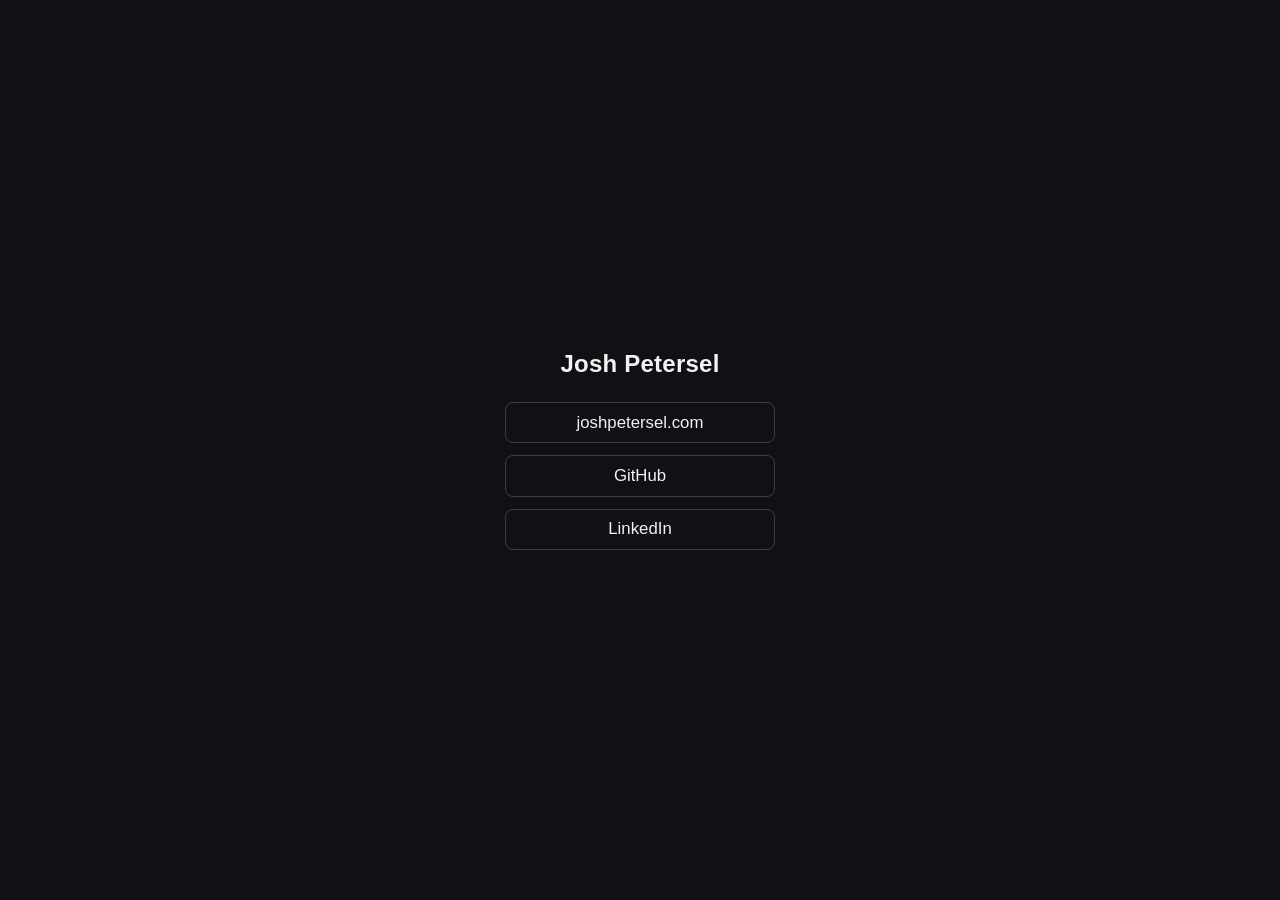
<file: index.html>
<!DOCTYPE html>
<html lang="en">
<head>
<meta charset="utf-8">
<meta name="viewport" content="width=device-width, initial-scale=1">
<title>Josh Petersel</title>
<style>
  :root { color-scheme: light dark; }
  html, body {
    margin: 0; height: 100%;
    display: flex; align-items: center; justify-content: center;
    background: #0f1115; color: #f2f2f2;
    font-family: -apple-system, BlinkMacSystemFont, "Segoe UI", Roboto, Helvetica, Arial, sans-serif;
  }
  main { text-align: center; padding: 2rem; }
  h1 { font-size: 1.5rem; font-weight: 600; margin: 0 0 1.5rem; letter-spacing: 0.01em; }
  nav { display: flex; flex-direction: column; gap: 0.75rem; align-items: center; }
  a {
    color: #f2f2f2; text-decoration: none; font-size: 1.05rem;
    border: 1px solid #3a3d45; border-radius: 8px;
    padding: 0.6rem 1.5rem; min-width: 220px;
    transition: border-color 0.15s ease, background 0.15s ease;
  }
  a:hover { border-color: #6c6f7a; background: #1a1d24; }
</style>
</head>
<body>
<main>
  <h1>Josh Petersel</h1>
  <nav>
    <a href="https://joshpetersel.com">joshpetersel.com</a>
    <a href="https://github.com/peterselj">GitHub</a>
    <a href="https://www.linkedin.com/in/joshpetersel/">LinkedIn</a>
  </nav>
</main>
</body>
</html>
</file>
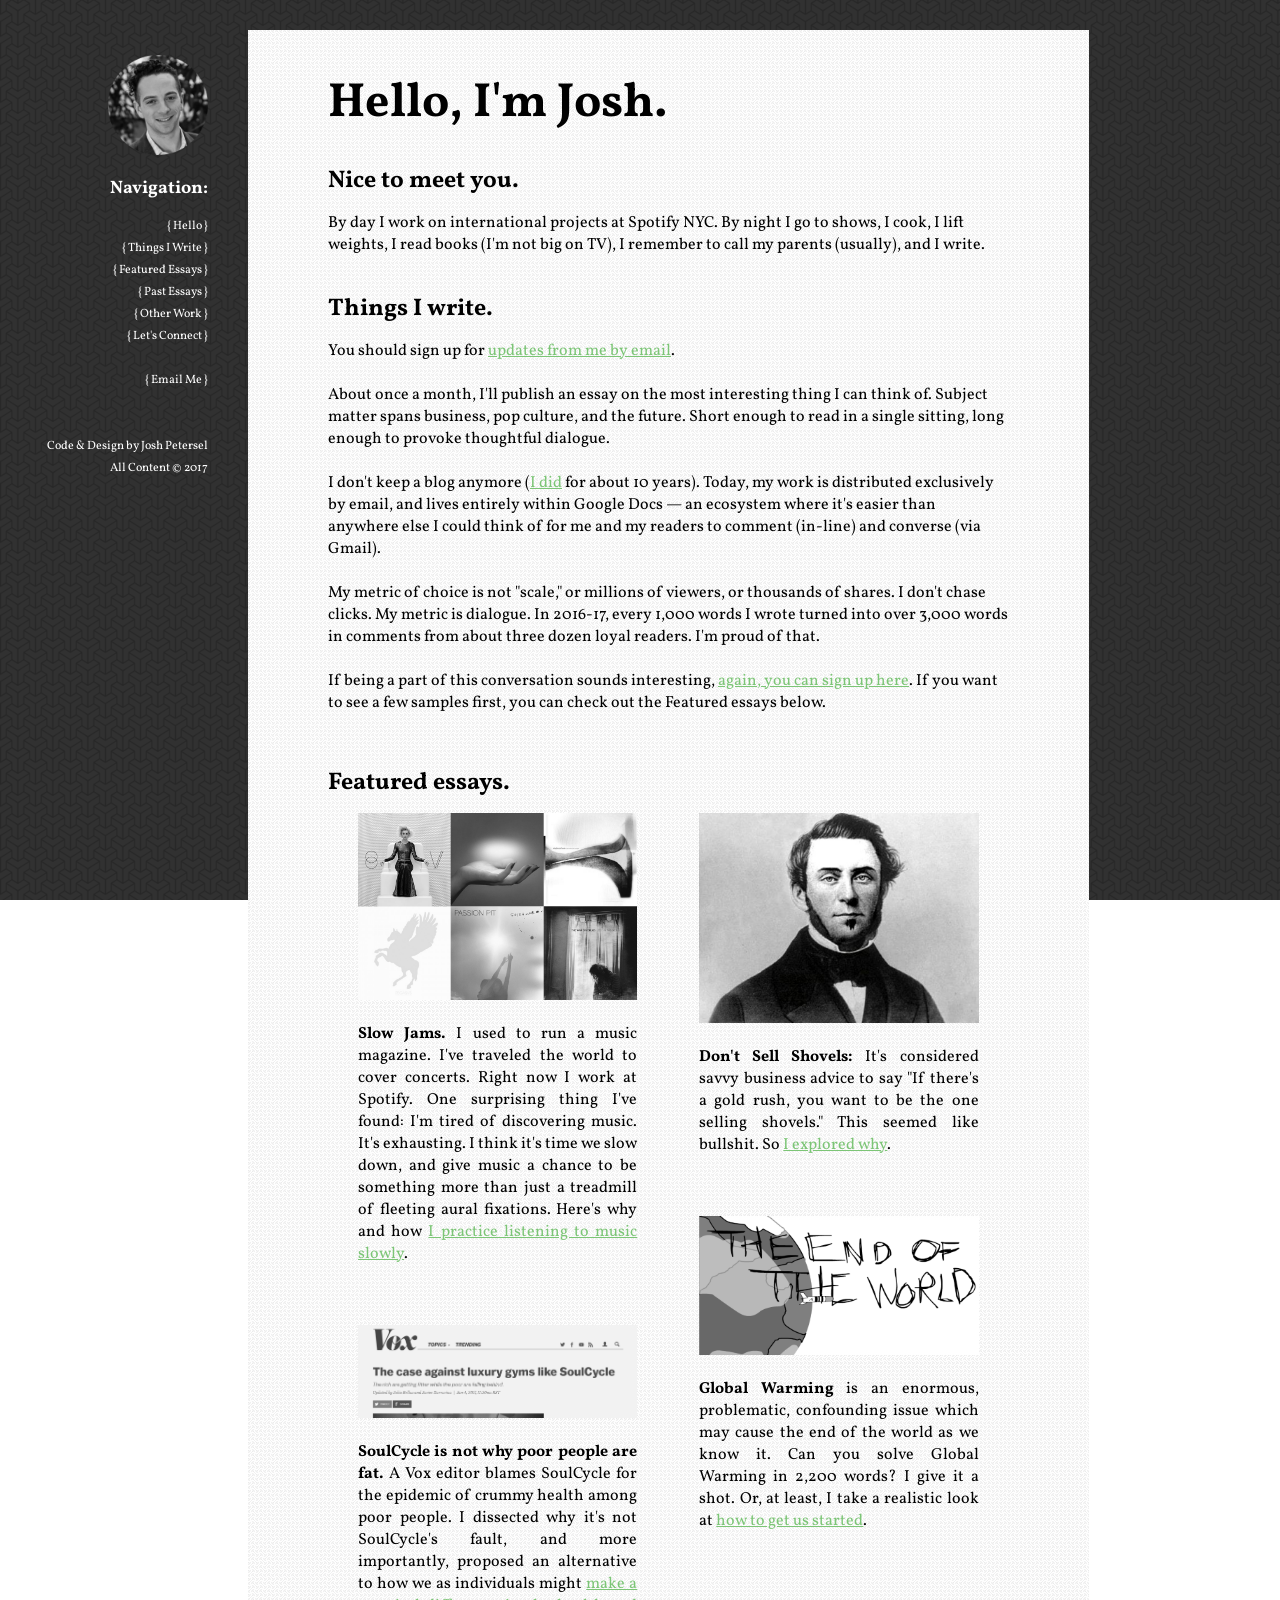
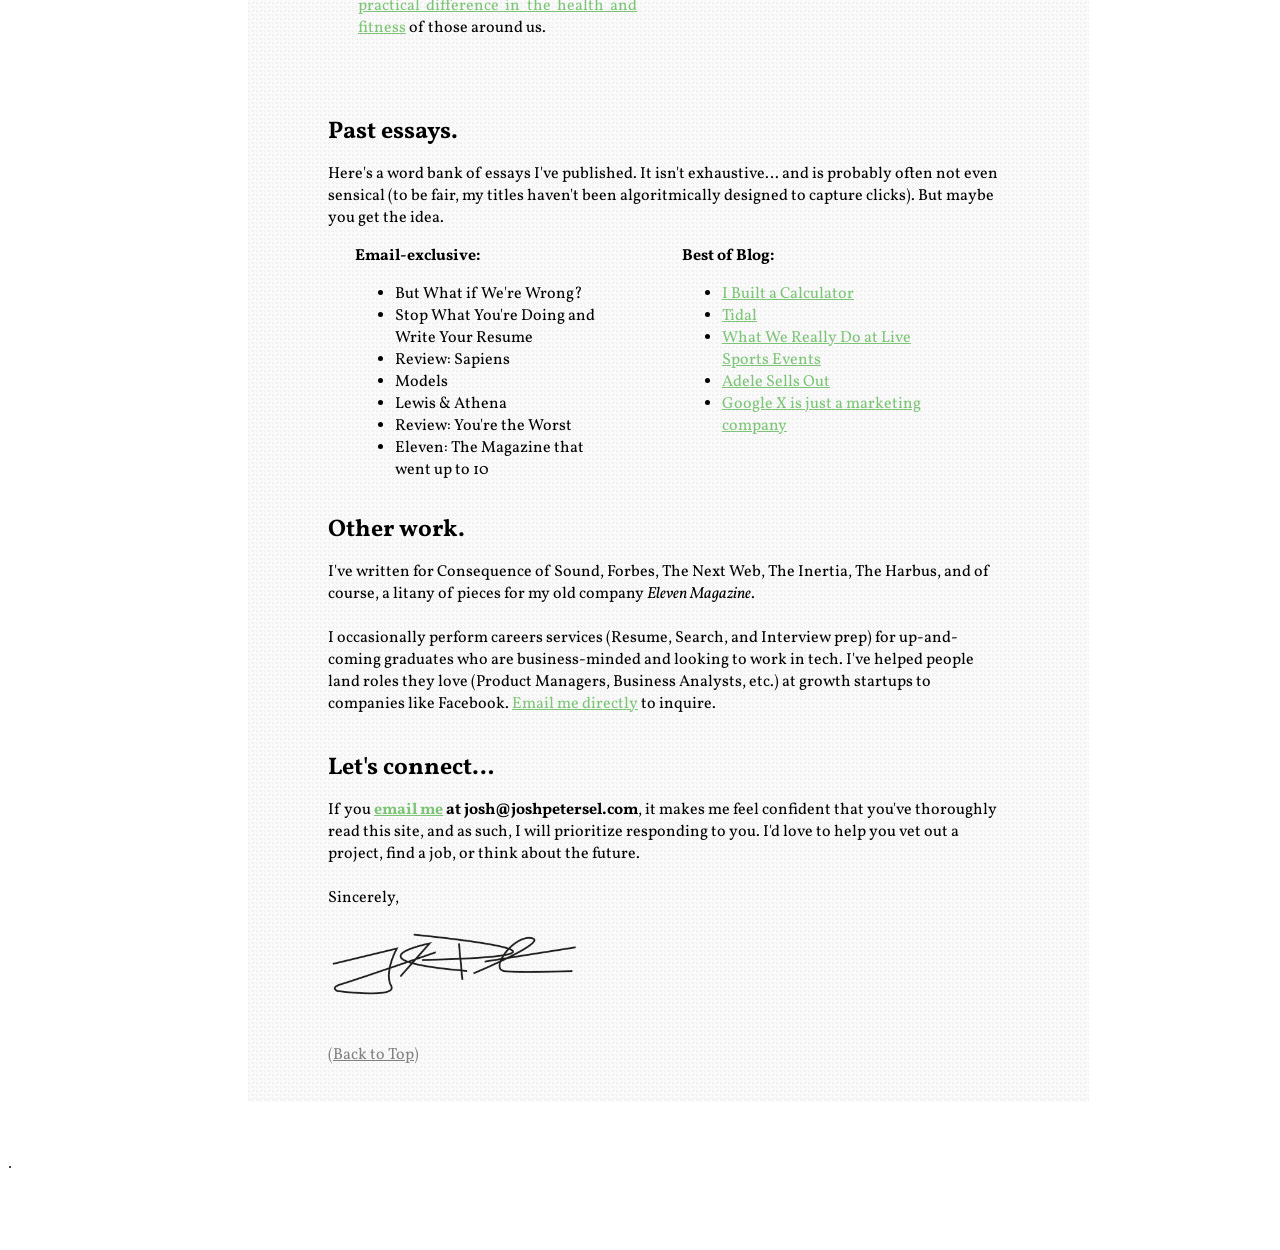
<file: homepage2017/index.html>
<!DOCTYPE html>
<html>
	<head>
		<title>Joshua Petersel | hi@joshpetersel.com</title>
		<link href='https://fonts.googleapis.com/css?family=Vollkorn:400italic,400,700' rel='stylesheet' type='text/css'>
		<link rel="icon" type="image/ico" href="http://joshpetersel.com/favicon.ico"/>
		<link type:'text/css' rel='stylesheet' href='style.css'/>
		<meta name="viewport" content="width=device-width">
		<script type='text/javascript' src='JQuery.js'></script>
		<script type='text/javascript' src='Java.js'></script>
		<base target='_blank'>
		<style type='text/css'>
		</style>
	</head>


	<body>
		<div class='stickynote noPrint'>

			<div class='toTop'>
				<img src='headshot2.png' width='100px' alt='my face'>
			</div>

			<h2>Navigation:</h2>
				
				{ <a class='toTop'>Hello</a> }<br>
				{ <a href='#Things'>Things I Write</a> }<br>
				{ <a href='#Featured'>Featured Essays</a> }<br>
				{ <a href='#Past'>Past Essays</a> }<br>
				{ <a href='#Etc'>Other Work</a> }<br>
				{ <a href='#Signature'>Let's Connect</a> }<br><br>
				{ <a href='mailto:hi@joshpetersel.com'>Email Me</a> }<br>
				<br><br>

				
			Code &amp; Design by Josh Petersel<br>
			All Content &copy; 2017
				</p>	
		</div>
	<div class'midcontainer'>
	<div class='paper'>
	<div class='paper2'>

		<div class='title'>
			<strong>Hello, I'm Josh.</strong>
		</div><br>
		<h2>Nice to meet you.</h2>
			<p>By day I work on international projects at Spotify NYC. By night I go to shows, I cook, I lift weights, I read books (I'm not big on TV), I remember to call my parents (usually), and I write. </p>

		<h2><span id='Things'></span><br>Things I write.</h2>
			<p>
			You should sign up for <a href='http://goo.gl/forms/rwtZWja4Ps'>updates from me by email</a>.<br><br>

			About once a month, I'll publish an essay on the most interesting thing I can think of. Subject matter spans business, pop culture, and the future. Short enough to read in a single sitting, long enough to provoke thoughtful dialogue.<br><br>

			I don't keep a blog anymore (<a href='http://www.blog.joshpetersel.com/'>I did</a> for about 10 years). Today, my work is distributed exclusively by email, and lives entirely within Google Docs &mdash; an ecosystem where it's easier than anywhere else I could think of for me and my readers to comment (in-line) and converse (via Gmail).<br><br>

			My metric of choice is not "scale," or millions of viewers, or thousands of shares. I don't chase clicks. My metric is dialogue. In 2016-17, every 1,000 words I wrote turned into over 3,000 words in comments from about three dozen loyal readers. I'm proud of that.<br><br>

			If being a part of this conversation sounds interesting, <a href='http://goo.gl/forms/rwtZWja4Ps'>again, you can sign up here</a>. If you want to see a few samples first, you can check out the Featured essays below.
			</p>			


		<span id='Featured'></span><br>

		<h2>Featured essays.</h2>
				
		<div class='qContainer'>
		<div class='q2Left'>
			<a href='https://docs.google.com/document/d/1YNx0V_wczJ3s19I3GRDIllGKftEKRrTMjjAeP2pbAyE/edit?usp=sharing'><img src='SlowJams.png' width='100%' alt='SlowJams'></a><br>
			<p>
			<b>Slow Jams.</b> I used to run a music magazine. I've traveled the world to cover concerts. Right now I work at Spotify. One surprising thing I've found: I'm tired of discovering music. It's exhausting. I think it's time we slow down, and give music a chance to be something more than just a treadmill of fleeting aural fixations. Here's why and how <a href='https://docs.google.com/document/d/1YNx0V_wczJ3s19I3GRDIllGKftEKRrTMjjAeP2pbAyE/edit?usp=sharing'>I practice listening to music slowly</a>.</p><br>
			<br>


			<a href='https://docs.google.com/document/d/1PeI3leiE9qqbLXk8B69pC_XmQxd1r9gk6Ok-HbaNI6Y/edit?usp=sharing'><img src='SoulCycleFatWeb.png' width='100%' alt='SoulCycle'></a><br>
			<p><b>SoulCycle is not why poor people are fat.</b> A Vox editor blames SoulCycle for the epidemic of crummy health among poor people. I dissected why it's not SoulCycle's fault, and more importantly, proposed an alternative to how we as individuals might <a href='https://docs.google.com/document/d/1PeI3leiE9qqbLXk8B69pC_XmQxd1r9gk6Ok-HbaNI6Y/edit?usp=sharing'>make a practical difference in the health and fitness</a> of those around us.</p>

			<br><br>			

			
		</div>

		<div class= 'q2Right'>
			<a href='https://docs.google.com/document/d/19sJC19dMBy0yre63jMXJfOpiu_Hd5vaX2HKEBq4QSAQ/edit?usp=sharing'><img src='brannan.png' alt='Sam Brannan' width='100%'></a><br>
			<p><b>Don't Sell Shovels:</b> It's considered savvy business advice to say "If there's a gold rush, you want to be the one selling shovels." This seemed like bullshit. So <a href='https://docs.google.com/document/d/19sJC19dMBy0yre63jMXJfOpiu_Hd5vaX2HKEBq4QSAQ/edit?usp=sharing'>I explored why</a>.</p> <br><br>


			<a href='https://docs.google.com/document/d/1YiQwmPUlcHd5oR8xuXoPKSPN5RsUB1YzENE0XqHCbJI/edit?usp=sharing'><img src='endOfTheWorld.png' alt='End of the World' width='100%'></a><br>
			<p><b>Global Warming</b> is an enormous, problematic, confounding issue which may cause the end of the world as we know it. Can you solve Global Warming in 2,200 words? I give it a shot. Or, at least, I take a realistic look at <a href='https://docs.google.com/document/d/1YiQwmPUlcHd5oR8xuXoPKSPN5RsUB1YzENE0XqHCbJI/edit?usp=sharing'>how to get us started</a>. </p>			

		</div>
		</div>

		<h2><span id='Past'></span><br>Past essays.</h2>
			<p>Here's a word bank of essays I've published. It isn't exhaustive&#8230; and is probably often not even sensical (to be fair, my titles haven't been algoritmically designed to capture clicks). But maybe you get the idea.</p>
			<div class='wb2Left'>
			<strong>Email-exclusive:</strong>
			<ul>
				<li>But What if We're Wrong?</li>
				<li>Stop What You're Doing and Write Your Resume</li>
				<li>Review: Sapiens</li>
				<li>Models</li>
				<li>Lewis &amp; Athena</li>
				<li>Review: You're the Worst</li>
				<li>Eleven: The Magazine that went up to 10</li>
			</ul>
			</div>
			<div class='wb2Right'>
			<strong>Best of Blog:</strong>
			<ul>
				<li><a href='http://joshpetersel.com/blog/2015/07/07/i-built-a-calculator/'>I Built a Calculator</a></li>
				<li><a href='http://joshpetersel.com/blog/2015/07/28/tidal/'>Tidal</a></li>
				<li><a href='http://joshpetersel.com/blog/2015/10/30/the-worst-part-of-a-sports-event-is-the-sport-itself/'>What We Really Do at Live Sports Events</a></li>
				<li><a href='http://joshpetersel.com/blog/2016/02/01/adele-sells-out/'>Adele Sells Out</a></li>
				<li><a href='http://joshpetersel.com/blog/2016/01/21/google-x/'>Google X is just a marketing company</a></li>
				

				<!-- Hey you! Look how clever you are! -->

				<!-- <li><a href='http://joshpetersel.com/blog/2016/02/24/jenrry-mejia-vs-daniel-bryan/'>Jenrry Mejia vs. Daniel Bryan</a></li> -->
				<!-- <li><a href='http://joshpetersel.com/blog/2014/03/03/cars-smart-screens/'>Cars &amp; Smart Screens</a></li> -->
				<!-- <li><a href='http://joshpetersel.com/blog/2016/03/24/my-sister-wrote-a-book/'>My Sister Wrote a Book</a></li> -->
				<!-- <li><a href='http://joshpetersel.com/blog/2014/12/01/email/'>"Fixing" email</a></li> -->
				<!-- <li><a href='http://joshpetersel.com/blog/2014/05/06/i-show-up-early/'>I show up early</a></li> -->
				<!-- <li><a href='http://joshpetersel.com/blog/2014/06/17/the-best-part-about-self-driving-cars/'>The Best part about self-driving cars</a></li> -->
				<!-- <li><a href='http://joshpetersel.com/blog/2011/03/14/immersion-in-video-games/'>Immersion in Video Games</a></li> -->

			</ul>
			</div>

		<h2><br><span id='Etc'></span>Other work.</h2>
			<p>I've written for Consequence of Sound, Forbes, The Next Web, The Inertia, The Harbus, and of course, a litany of pieces for my old company <i>Eleven Magazine</i>.<br><br>

			I occasionally perform careers services (Resume, Search, and Interview prep) for up-and-coming graduates who are business-minded and looking to work in tech. I've helped people land roles they love (Product Managers, Business Analysts, etc.) at growth startups to companies like Facebook. <a href='mailto:josh@joshpetersel.com'>Email me directly</a> to inquire. 
			</p>


		<h2 id='Signature'><br>Let's connect&#8230;</h2>
			<p>If you <strong><a href='mailto:josh@joshpetersel.com'>email me</a> at josh@joshpetersel.com</strong>, it makes me feel confident that you've thoroughly read this site, and as such, I will prioritize responding to you. I'd love to help you vet out a project, find a job, or think about the future.<br><br>

			Sincerely,<br><br>
			<img src='SignatureWeb.png' alt='signature' width='250px'><br><br>

			<div class='toTop noPrint'>(<u>Back to Top</u>)</div> <!--</div>-->
			
			</p>

	</div>
	</div>
	</div>
	
</body>

	<footer class='noPrint'>
	<p>.</p>
	</footer>
	</html>
</file>
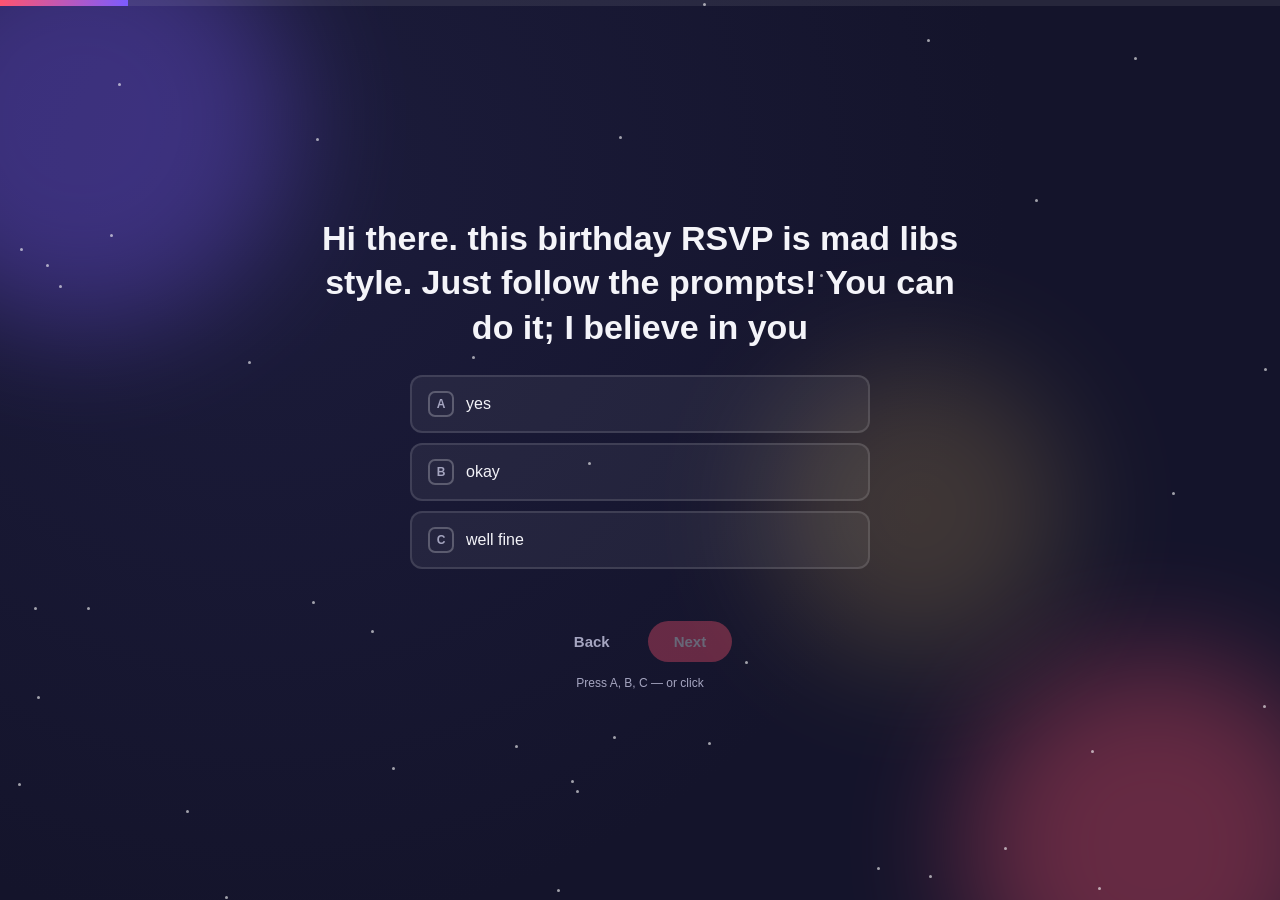
<file: homepage2017/invite/index.html>
<!DOCTYPE html>
<html lang="en">
<head>
<meta charset="utf-8">
<meta name="viewport" content="width=device-width, initial-scale=1">
<title>You're Invited 🎉</title>
<style>
  :root {
    --accent: #ff5470; --accent2: #7c5cff; --gold: #ffd166;
    --bg: #14142b; --bg2: #23234a; --text: #f4f4f9; --muted: #a5a5c0;
  }
  * { box-sizing: border-box; }
  html, body { margin:0; padding:0; height:100%; background: var(--bg); color: var(--text);
    font-family: -apple-system, BlinkMacSystemFont, "Segoe UI", Roboto, Helvetica, Arial, sans-serif; overflow:hidden; }

  .bg { position: fixed; inset:0; z-index:0; overflow:hidden; background: radial-gradient(circle at 20% 20%, #1c1c3c, var(--bg) 60%); }
  .blob { position:absolute; border-radius:50%; filter: blur(60px); opacity:0.35; animation: drift 22s ease-in-out infinite; }
  .blob.b1 { width:420px; height:420px; background: var(--accent2); top:-10%; left:-10%; animation-duration:26s; }
  .blob.b2 { width:380px; height:380px; background: var(--accent); bottom:-15%; right:-5%; animation-duration:20s; animation-delay:-6s; }
  .blob.b3 { width:300px; height:300px; background: var(--gold); top:40%; left:60%; animation-duration:30s; animation-delay:-12s; opacity:0.18; }
  @keyframes drift { 0%,100% { transform: translate(0,0) scale(1); } 33% { transform: translate(40px,-30px) scale(1.08); } 66% { transform: translate(-30px,25px) scale(0.95); } }
  .star { position:absolute; width:3px; height:3px; background:white; border-radius:50%; opacity:0.6; animation: twinkle 3s ease-in-out infinite; }
  @keyframes twinkle { 0%,100% { opacity:0.15; } 50% { opacity:0.9; } }

  #app { position: relative; z-index:1; height:100vh; height:100dvh; width:100vw; display:flex; flex-direction:column; }
  .progress-track { height:6px; width:100%; background: rgba(255,255,255,0.08); flex-shrink:0; }
  .progress-fill { height:100%; width:0%; background: linear-gradient(90deg, var(--accent), var(--accent2)); transition: width 0.4s ease; }
  .stage { flex:1; position:relative; }
  .screen {
    position:absolute; inset:0; display:flex; flex-direction:column; align-items:center; justify-content:center;
    padding: 28px 22px; text-align:center; opacity:0; transform: translateY(24px); pointer-events:none;
    transition: opacity 0.35s ease, transform 0.35s ease; overflow-y: auto;
  }
  .screen.active { opacity:1; transform: translateY(0); pointer-events:auto; }
  .screen.leaving { opacity:0; transform: translateY(-24px); }

  .q-index { color: var(--accent); font-weight:700; letter-spacing:0.08em; text-transform:uppercase; font-size:13px; margin-bottom:14px; }
  .q-prompt { font-size: clamp(21px, 4vw, 34px); font-weight:700; max-width:680px; line-height:1.3; margin-bottom:26px; min-height:1.3em; white-space:pre-wrap; }

  .choices { display:flex; flex-direction:column; gap:10px; width:100%; max-width:460px; }
  .choice {
    display:flex; align-items:center; gap:12px; background: rgba(255,255,255,0.06); border:2px solid rgba(255,255,255,0.12);
    border-radius:12px; padding:14px 16px; font-size:16px; color:var(--text); cursor:pointer; text-align:left;
    transition: border-color 0.15s ease, background 0.15s ease, transform 0.1s ease;
  }
  .choice:hover { border-color: var(--accent); background: rgba(255,84,112,0.12); }
  .choice.selected { border-color: var(--accent); background: rgba(255,84,112,0.22); }
  .choice-key { flex-shrink:0; width:26px; height:26px; border-radius:7px; border:2px solid rgba(255,255,255,0.25);
    display:flex; align-items:center; justify-content:center; font-size:12px; font-weight:700; color: var(--muted); }

  .map-link { display:inline-block; margin-top:14px; color: var(--gold); font-size:14px; font-weight:600; text-decoration:none; border-bottom:1px solid rgba(255,209,102,0.4); }
  .map-link:hover { border-bottom-color: var(--gold); }

  .text-input { width:100%; max-width:420px; font-size:20px; padding:14px 4px; background:transparent; border:none;
    border-bottom:2px solid rgba(255,255,255,0.25); color: var(--text); outline:none; text-align:center; }
  .text-input:focus { border-bottom-color: var(--accent); }

  .nav { display:flex; gap:12px; margin-top:28px; }
  .btn { border:none; border-radius:999px; padding:12px 26px; font-size:15px; font-weight:600; cursor:pointer; transition: transform 0.1s ease; }
  .btn:active { transform: scale(0.96); }
  .btn-primary { background: var(--accent); color:white; }
  .btn-primary:disabled { opacity:0.35; cursor:not-allowed; }
  .btn-submit { background: var(--gold); color:#241800; font-weight:800; box-shadow: 0 0 0 3px rgba(255,209,102,0.25); }
  .btn-submit:disabled { opacity:0.35; cursor:not-allowed; box-shadow:none; }
  .btn-ghost { background:transparent; color: var(--muted); }
  .hint { margin-top:14px; color: var(--muted); font-size:12px; }
  .error-msg { color: var(--accent); font-size:13px; margin-top:8px; min-height:16px; }
  .title-sub { color: var(--muted); font-size:16px; max-width:500px; margin-bottom:26px; }

  /* ---- avatar builder ---- */
  .avatar-preview { margin-bottom: 14px; border-radius: 12px; background: rgba(255,255,255,0.04); }
  .slider-block { width:100%; max-width:360px; margin: 10px 0; text-align:left; }
  .slider-label { font-size:13px; color: var(--muted); margin-bottom:6px; display:flex; justify-content:space-between; }
  input[type=range] { -webkit-appearance:none; width:100%; height:14px; border-radius:999px; outline:none; background:transparent; }
  input[type=range].rainbow { background: linear-gradient(90deg, red, orange, yellow, limegreen, cyan, blue, violet, red); }
  input[type=range].mono { background: linear-gradient(90deg, rgba(255,255,255,0.1), var(--accent2)); }
  input[type=range]::-webkit-slider-thumb { -webkit-appearance:none; width:24px; height:24px; border-radius:50%; background:white; border:4px solid #222; cursor:pointer; margin-top:-5px; }
  input[type=range]::-moz-range-thumb { width:24px; height:24px; border-radius:50%; background:white; border:4px solid #222; cursor:pointer; }
  input[type=range]::-moz-range-track { height:14px; border-radius:999px; }
  input[type=range].rainbow::-moz-range-track { background: linear-gradient(90deg, red, orange, yellow, limegreen, cyan, blue, violet, red); }
  input[type=range].mono::-moz-range-track { background: linear-gradient(90deg, rgba(255,255,255,0.1), var(--accent2)); }

  /* Facial-hair slider: a custom widget (not <input type=range>) since the
     drag needs to keep tracking the pointer past the track's own edge. */
  .custom-slider-track { position:relative; width:100%; height:14px; border-radius:999px;
    background: linear-gradient(90deg, rgba(255,255,255,0.1), var(--accent2)); touch-action:none; cursor:pointer; }
  .custom-slider-fill { position:absolute; left:0; top:0; bottom:0; border-radius:999px; background: rgba(255,255,255,0.22); pointer-events:none; }
  .custom-slider-thumb { position:absolute; top:50%; width:24px; height:24px; border-radius:50%; background:white;
    border:4px solid #222; transform: translate(-50%,-50%); cursor:grab; transition: left 0.05s linear; }
  .custom-slider-thumb.dragging { cursor:grabbing; transition:none; }
  .custom-slider-thumb.overdrive { animation: overdrive-pulse 0.5s ease-in-out infinite; border-color: var(--accent); }
  @keyframes overdrive-pulse { 0%,100% { box-shadow: 0 0 0 0 rgba(255,84,112,0.6); } 50% { box-shadow: 0 0 0 8px rgba(255,84,112,0); } }

  /* ---- final screen: card + calendar ---- */
  .final-wrap { display:flex; flex-wrap:wrap; gap:26px; align-items:flex-start; justify-content:center; max-width:760px; }
  .confirm-card { max-width:340px; background: rgba(255,255,255,0.05); border:1px solid rgba(255,255,255,0.12); border-radius:16px;
    padding:22px 24px; text-align:left; font-size:14px; line-height:1.7; }
  .confirm-card b { color: var(--gold); }
  .cal-buttons { display:flex; gap:10px; margin-top:16px; flex-wrap:wrap; }
  .cal-buttons a { text-decoration:none; background: rgba(255,209,102,0.15); border:1px solid var(--gold); color: var(--gold);
    padding:9px 14px; border-radius:8px; font-size:12px; font-weight:700; }
  .card-download-btn { margin-top:12px; }

  #confetti { position:fixed; inset:0; z-index:15; pointer-events:none; }
</style>
</head>
<body>
  <div class="bg" id="bg"></div>
  <canvas id="confetti"></canvas>
  <div id="app">
    <div class="progress-track"><div class="progress-fill" id="progressFill"></div></div>
    <div class="stage" id="stage"></div>
  </div>

  <script>
    // ============================================================
    // EVENT DETAILS
    // ============================================================
    const EVENT = {
      title: "Josh's Birthday Party",
      location: 'The Green Room, Shaw Festival Theatre, Niagara-on-the-Lake',
      mapUrl: 'http://maps.app.goo.gl/pzfv4ys4NTH6Hz7C7',
      // Sept 14, 6:30–8:30pm ET (EDT = UTC-4 in September). EDIT ME if the year is wrong.
      startUTC: '20260914T223000Z', endUTC: '20260915T003000Z',
      humanWhen: 'Monday, September 14 · 6:30–8:30pm',
    };
    function googleCalUrl() {
      const p = new URLSearchParams({ action:'TEMPLATE', text: EVENT.title, dates: `${EVENT.startUTC}/${EVENT.endUTC}`,
        details: `Details: ${EVENT.mapUrl}`, location: EVENT.location });
      return `https://www.google.com/calendar/render?${p.toString()}`;
    }
    function icsUrl() {
      const ics = ['BEGIN:VCALENDAR','VERSION:2.0','PRODID:-//birthday-invite//EN','BEGIN:VEVENT',
        `DTSTART:${EVENT.startUTC}`,`DTEND:${EVENT.endUTC}`,`SUMMARY:${EVENT.title}`,`LOCATION:${EVENT.location}`,
        `DESCRIPTION:${EVENT.mapUrl}`,'END:VEVENT','END:VCALENDAR'].join('\r\n');
      return 'data:text/calendar;charset=utf-8,' + encodeURIComponent(ics);
    }
    const EXEC_URL = 'https://script.google.com/macros/s/AKfycbyMU_miUBvTvIrY7I9KNEzbBiVLSQENPJVfQvpmZkhF0bGVAOzAcvUcg8HF-5IEXViv/exec';

    // ============================================================
    // QUESTIONS — mad-libs sentences that secretly feed player-card
    // stats. `statMap` gives each choice's index a 1-10 value.
    // ============================================================
    const START_ID = 'ack';
    const QUESTIONS = {
      ack: { type:'choice',
        prompt: "Hi there. this birthday RSVP is mad libs style. Just follow the prompts! You can do it; I believe in you",
        choices: ['yes', 'okay', 'well fine'], next: 'power' },

      power: { type:'choice',
        prompt: 'The room went dark, and just as you reached for the light switch, you felt:',
        choices: ['a faint static tingle', 'the temperature rising; the barometer getting low', 'your feelings', 'the pea under your mattress', "like you'd had one too many alcohol-infused hotdogs"],
        statId: 'power', next: 'shoot' },

      shoot: { type:'choice',
        prompt: 'Cricket season has taught you:',
        choices: ['catches win matches', 'catches win back scratches', 'one is one', 'existence is pain', 'the key to a balanced budget is a bake sale'],
        statId: 'shoot', next: 'dunks' },

      dunks: { type:'choice',
        prompt: "Hark! September approaches, which means it's time for the annual",
        choices: ["Good night's sleep", 'None of the above', 'Berlin-style ping pong birthday party, featuring games, prizes, stickers, free drinks for people who show up on time, and probably other stuff you\'re forgetting', 'Muscle beach body building competition', 'Bargaining session with the devil over the fate of your soul'],
        statId: 'dunks', next: 'eventNotice' },

      eventNotice: { type:'choice',
        prompt: 'You carefully took note of the details:',
        choices: ['Monday Sept 14th, 6:30pm, at the Green Room at the Shaw Festival Theatre'],
        linkAfter: { label: 'Open in Google Maps ↗', url: EVENT.mapUrl },
        next: 'name' },

      name: { type:'text', prompt: 'You shouted into the night: "My name is…"', next: 'attending' },

      attending: { type:'choice', prompt: 'And I',
        choices: ["can't wait to be there!", "won't come because I hate fun! : ("], next: 'avatar' },

      avatar: { type:'avatar', prompt: 'You stole one last look in the mirror…', next: 'steal' },

      steal: { type:'choice',
        prompt: 'Then for kicks also stole',
        choices: ['candy from a baby', 'a compliment meant for someone else', '48 cars in 5 days', 'the declaration of independence', 'Intellectual property from the disney corporation'],
        statId: 'steal', next: 'block' },

      block: { type:'choice',
        prompt: 'And said your famous catch phrase',
        choices: ["I diarrhea'd in the tub!", 'when the going gets tough the tough get a great rate on their home and car insurance by bundling with Geico', "I'll make them clamor for my grandma!", "fly like a butterfly, sing like nobody's watching, eat like it's fish fry thursday at the legion", 'Okay, Blue Jays!'],
        statId: 'block', next: null },
    };
    const STAT_QUESTION_IDS = ['power','shoot','dunks','steal','block'];
    const ESTIMATED_TOTAL_STEPS = 10;

    // ============================================================
    // STATE
    // ============================================================
    const stage = document.getElementById('stage');
    const progressFill = document.getElementById('progressFill');
    const answers = {};
    const history = [];
    let currentId = null;
    let submitting = false;
    // Speed feeds off real time spent on just the 5 stat questions (they're no
    // longer consecutive — eventNotice/name/attending/avatar sit between some
    // of them — so we accumulate time entering/leaving each stat screen rather
    // than timing one contiguous block).
    let statScreenEnteredAt = null;
    let statTimeAccumMs = 0;
    let avatarState = { face: 5, hair: 5, beard: 0 }; // 0-10 sliders

    // ============================================================
    // RENDER
    // ============================================================
    function setProgress() {
      const pct = Math.min(100, Math.round((history.length / ESTIMATED_TOTAL_STEPS) * 100));
      progressFill.style.width = pct + '%';
    }
    function render() {
      setProgress();
      const el = buildScreen(currentId);
      const prev = stage.querySelector('.screen.active');
      stage.appendChild(el);
      requestAnimationFrame(() => {
        el.classList.add('active');
        if (prev) { prev.classList.remove('active'); prev.classList.add('leaving'); setTimeout(()=>prev.remove(),400); }
      });
      const af = el.querySelector('[data-autofocus]');
      if (af) setTimeout(()=>af.focus(),350);
    }

    function buildScreen(id) {
      const el = document.createElement('div');
      el.className = 'screen';

      if (id === 'thanks') return buildThanksScreen();
      if (QUESTIONS[id].type === 'avatar') return buildAvatarScreen(id);

      const q = QUESTIONS[id];
      const promptHtml = `<div class="q-prompt"></div>`;

      if (q.type === 'choice') {
        const choicesHtml = q.choices.map((c,i) => `
          <div class="choice" data-value="${escapeHtml(c)}" tabindex="0"><span class="choice-key">${indexToKey(i)}</span>${escapeHtml(c)}</div>
        `).join('');
        const linkHtml = q.linkAfter
          ? `<a class="map-link" href="${escapeAttr(q.linkAfter.url)}" target="_blank" rel="noopener">${escapeHtml(q.linkAfter.label)}</a>`
          : '';
        const isFinal = q.next === null;
        el.innerHTML = `
          ${promptHtml}
          <div class="choices">${choicesHtml}</div>
          ${linkHtml}
          <div class="error-msg" id="errorMsg"></div>
          <div class="nav">
            <button class="btn btn-ghost" id="backBtn">Back</button>
            <button class="btn ${isFinal ? 'btn-submit' : 'btn-primary'}" id="nextBtn" disabled>${isFinal ? 'Submit' : 'Next'}</button>
          </div>
          <div class="hint">Press ${q.choices.map((c,i)=>indexToKey(i)).join(', ')} — or click${isFinal ? ', then press Submit' : ''}</div>
        `;
        const existing = answers[id];
        el.querySelectorAll('.choice').forEach(node => {
          if (existing === node.dataset.value) node.classList.add('selected');
          node.addEventListener('click', () => selectChoice(el, id, node));
        });
      } else {
        const isFinal = q.next === null;
        el.innerHTML = `
          ${promptHtml}
          <input class="text-input" id="textInput" placeholder="Type your answer..." data-autofocus value="${escapeAttr(answers[id]||'')}" />
          <div class="error-msg" id="errorMsg"></div>
          <div class="nav">
            <button class="btn btn-ghost" id="backBtn">Back</button>
            <button class="btn ${isFinal ? 'btn-submit' : 'btn-primary'}" id="nextBtn">${isFinal ? 'Submit' : 'Next'}</button>
          </div>
          <div class="hint">Press Enter ↵</div>
        `;
        el.querySelector('#textInput').addEventListener('keydown', e => { if (e.key==='Enter') attemptAdvance(el,id); });
      }

      el.querySelector('.q-prompt').textContent = q.prompt;
      el.querySelector('#backBtn').addEventListener('click', goBack);
      const nextBtn = el.querySelector('#nextBtn');
      if (nextBtn) nextBtn.addEventListener('click', () => attemptAdvance(el, id));
      return el;
    }

    function indexToKey(i) { return String.fromCharCode(65+i); }

    // ============================================================
    // AVATAR SCREEN
    // ============================================================
    function buildAvatarScreen(id) {
      const el = document.createElement('div');
      el.className = 'screen';
      el.innerHTML = `
        <div class="q-prompt">${escapeHtml(QUESTIONS[id].prompt)}</div>
        <canvas id="avatarCanvas" class="avatar-preview" width="260" height="280"></canvas>
        <div class="slider-block">
          <div class="slider-label"><span>Face</span></div>
          <input type="range" class="rainbow" id="faceSlider" min="0" max="10" value="${avatarState.face}">
        </div>
        <div class="slider-block">
          <div class="slider-label"><span>Hair</span></div>
          <input type="range" class="rainbow" id="hairSlider" min="0" max="10" value="${avatarState.hair}">
        </div>
        <div class="slider-block">
          <div class="slider-label"><span>Facial hair: no</span><span id="beardValueLabel">very yes</span></div>
          <div class="custom-slider-track" id="beardTrack">
            <div class="custom-slider-fill" id="beardFill"></div>
            <div class="custom-slider-thumb" id="beardThumb"></div>
          </div>
        </div>
        <div class="nav">
          <button class="btn btn-ghost" id="backBtn">Back</button>
          <button class="btn btn-primary" id="nextBtn">Next</button>
        </div>
      `;
      const canvas = el.querySelector('#avatarCanvas');
      const draw = () => drawAvatar(canvas.getContext('2d'), 46, 28, 14, avatarState.face, avatarState.hair, avatarState.beard);
      el.querySelector('#faceSlider').addEventListener('input', e => { avatarState.face = Number(e.target.value); draw(); });
      el.querySelector('#hairSlider').addEventListener('input', e => { avatarState.hair = Number(e.target.value); draw(); });

      // Facial hair: the visible track stays put, but the drag itself is
      // unbounded — keep dragging past the right edge and it just keeps
      // escalating. Re-grabbing from wherever the mouse ended up (even way
      // off past the track) needs to work too, in both directions.
      //
      // No oversized DOM element for this — that approach caused a stray
      // horizontal scrollbar on the page and broke hit-testing once anything
      // scrolled. Instead: listen on `document` directly and use only the
      // Y-coordinate to decide "is this pointerdown roughly on the beard
      // slider's row" — X can be anywhere, left or right, on- or off-track,
      // it just doesn't matter. No element size/position to keep in sync,
      // so nothing to go stale.
      const beardTrack = el.querySelector('#beardTrack');
      const beardThumb = el.querySelector('#beardThumb');
      const beardFill = el.querySelector('#beardFill');
      const beardValueLabel = el.querySelector('#beardValueLabel');
      let beardRaw = avatarState.beard;
      let beardDragging = false;
      let beardTrackRect = null;

      function beardLabelFor(raw) {
        if (raw <= 10) return 'very yes';
        if (raw <= 20) return 'no seriously stop';
        if (raw <= 40) return 'this is a cry for help';
        if (raw <= 80) return 'biblical';
        return 'ok now you\'re just showing off';
      }
      function updateBeardVisual() {
        const t = Math.min(1, Math.max(0, beardRaw / 10));
        beardThumb.style.left = (t * 100) + '%';
        beardFill.style.width = (t * 100) + '%';
        beardThumb.classList.toggle('overdrive', beardRaw > 10);
        beardValueLabel.textContent = beardLabelFor(beardRaw);
        avatarState.beard = beardRaw;
        draw();
      }
      function beardValueFromClientX(clientX) {
        const relX = clientX - beardTrackRect.left; // deliberately unclamped past track width (and can go negative)
        return Math.max(0, (relX / beardTrackRect.width) * 10);
      }
      function isOnBeardRow(clientY) {
        const r = beardTrack.getBoundingClientRect();
        return clientY >= r.top - 22 && clientY <= r.bottom + 22;
      }

      function onDocPointerDown(e) {
        if (e.target instanceof Element && e.target.closest('#faceSlider, #hairSlider, button, input, .choice, a')) return;
        if (!isOnBeardRow(e.clientY)) return;
        beardDragging = true;
        beardTrackRect = beardTrack.getBoundingClientRect();
        beardThumb.classList.add('dragging');
        beardRaw = beardValueFromClientX(e.clientX);
        updateBeardVisual();
      }
      function onDocPointerMove(e) {
        if (!beardDragging) return;
        beardRaw = beardValueFromClientX(e.clientX);
        updateBeardVisual();
      }
      function onDocPointerUp() {
        beardDragging = false;
        beardThumb.classList.remove('dragging');
      }
      document.addEventListener('pointerdown', onDocPointerDown);
      document.addEventListener('pointermove', onDocPointerMove);
      document.addEventListener('pointerup', onDocPointerUp);
      document.addEventListener('pointercancel', onDocPointerUp);
      function stopBeardDragListening() {
        document.removeEventListener('pointerdown', onDocPointerDown);
        document.removeEventListener('pointermove', onDocPointerMove);
        document.removeEventListener('pointerup', onDocPointerUp);
        document.removeEventListener('pointercancel', onDocPointerUp);
      }

      updateBeardVisual();
      el.querySelector('#backBtn').addEventListener('click', () => { stopBeardDragListening(); goBack(); });
      el.querySelector('#nextBtn').addEventListener('click', () => {
        stopBeardDragListening();
        answers.avatar_face = String(avatarState.face);
        answers.avatar_hair = String(avatarState.hair);
        answers.avatar_beard = String(avatarState.beard);
        advanceFrom(id);
      });
      return el;
    }

    // 12x16 pixel-grid avatar template. H=hair F=face e=eye m=mouth j=jaw(facial-hair-eligible) .=empty
    const AVATAR_GRID = [
      '....HHHH....', '...HHHHHH...', '..HHHHHHHH..', '.HHHHHHHHHH.',
      '.HFFFFFFFFH.', '.FFFFFFFFFF.', '.FFeFFFFeFF.', '.FFFFFFFFFF.',
      '.FFFjmjFFFF.', '.FFjjjjjjFF.', '.FjjjjjjjjF.', '..jjjjjjjj..',
      '..FFjjjjFF..', '...FFFFFF...', '...FFFFFF...', '....FFFF....',
    ];
    const BEARD_ROW_ORDER = [12, 11, 10, 9, 8]; // reveal order, bottom (chin) to top (cheek)

    // `clear` defaults to true (clears the whole canvas first — needed on the
    // reusable avatar-preview canvas so stale wide facial-hair tufts from a
    // previous, larger drag value get wiped between redraws). Pass false when
    // drawing onto a canvas that already has OTHER content on it (like the
    // player card's backdrop) — clearing there would erase that content too,
    // since this always clears the canvas's full pixel dimensions, not just
    // the avatar's own footprint.
    function drawAvatar(ctx, ox, oy, px, faceSlider, hairSlider, beardSlider, clear) {
      const faceHue = Math.round((faceSlider/10) * 360);
      const hairHue = Math.round((hairSlider/10) * 360);
      const faceColor = `hsl(${faceHue}, 65%, 68%)`;
      const hairColor = `hsl(${hairHue}, 55%, 38%)`;
      const beardColor = `hsl(${hairHue}, 45%, 24%)`;
      const beardLevel = Math.round((beardSlider/10) * BEARD_ROW_ORDER.length);
      const revealedRows = new Set(BEARD_ROW_ORDER.slice(0, beardLevel));
      if (clear !== false) ctx.clearRect(0, 0, ctx.canvas.width, ctx.canvas.height);
      AVATAR_GRID.forEach((row, r) => {
        for (let c = 0; c < row.length; c++) {
          const ch = row[c];
          if (ch === '.') continue;
          let color;
          if (ch === 'H') color = hairColor;
          else if (ch === 'F') color = faceColor;
          else if (ch === 'e') color = '#222';
          else if (ch === 'm') color = '#222';
          else if (ch === 'j') color = revealedRows.has(r) ? beardColor : faceColor;
          ctx.fillStyle = color;
          ctx.fillRect(ox + c*px, oy + r*px, px, px);
        }
      });
      drawFacialHair(ctx, ox, oy, px, hairHue, beardSlider, beardColor);
    }

    // Facial hair gets progressively more unhinged as the slider climbs:
    // a curly mustache grows in early, coils into a full spiral by the
    // midpoint, and past ~45% chaotic zigzagging tufts start firing out in
    // every direction — by the top of the slider it's a full cartoon
    // explosion of a beard, well past the jaw silhouette.
    function drawFacialHair(ctx, ox, oy, px, hairHue, beardSlider, beardColor) {
      if (beardSlider <= 0) return;
      const t = beardSlider / 10; // 0..1
      const mouthCenterX = ox + 5.5*px, mouthY = oy + 8*px;
      const highlightColor = `hsl(${hairHue}, 70%, 50%)`;

      if (t > 0.25) {
        // curly handlebar mustache, coiling into a full spiral loop by t=1
        const curlT = Math.min(1, (t - 0.25) / 0.75);
        const curlSize = px * (0.5 + curlT * 3.2);
        ctx.strokeStyle = beardColor;
        ctx.lineWidth = Math.max(2, px * (0.28 + curlT * 0.2));
        ctx.lineCap = 'round';
        [-1, 1].forEach(dir => {
          const startX = mouthCenterX + dir*px*0.55, startY = mouthY - px*0.1;
          const midX = startX + dir*curlSize*0.8, midY = startY - curlSize*0.5;
          const endX = midX + dir*curlSize*0.15, endY = midY + curlSize*0.7;
          ctx.beginPath();
          ctx.moveTo(startX, startY);
          ctx.quadraticCurveTo(midX, midY, endX, endY);
          ctx.stroke();
          if (curlT > 0.55) {
            const loopT = (curlT - 0.55) / 0.45;
            ctx.beginPath();
            ctx.arc(endX, endY, px*(0.15 + 0.35*loopT), 0, Math.PI*2*Math.min(1.4, loopT*1.6));
            ctx.stroke();
          }
        });
      }

      if (t > 0.45) {
        // chaotic tufts spiking out past the jaw, cheeks, even past the ears —
        // more numerous, longer, and zigzaggier the further the slider goes.
        const wildT = (t - 0.45) / 0.55; // deliberately unclamped — this is what lets it escalate forever
        const tuftCount = Math.min(400, Math.round(wildT * 20) + 2); // cap the *count* for perf; length/chaos stays unbounded
        const jawSpots = [
          [2,10],[1,11],[10,10],[11,11],[3,12],[9,12],[2,9],[10,9],
          [0,10],[12,10],[1,8],[11,8],[0,12],[12,12],[3,13],[9,13],
          [5,13],[7,13],[0,7],[12,7],[1,5],[11,5],
        ];
        ctx.lineCap = 'round';
        for (let i = 0; i < tuftCount; i++) {
          const [col, row] = jawSpots[i % jawSpots.length];
          const side = col < 6 ? -1 : (col === 6 ? (i % 2 === 0 ? -1 : 1) : 1);
          const bx = ox + col*px + px*0.5, by = oy + row*px + px*0.5;
          const wobble = (i * 37) % 100 / 100; // deterministic per-tuft variety, no flicker on redraw
          const angleWobble = (i * 53) % 100 / 100;
          const len = px * (1.0 + wildT * 6.5) * (0.55 + wobble * 0.9);
          const angle = -1.0 + angleWobble * 2.0;
          ctx.strokeStyle = i % 3 === 0 ? highlightColor : beardColor;
          ctx.lineWidth = Math.max(1.5, px * (0.14 + ((i * 19) % 100) / 100 * 0.24));
          ctx.beginPath();
          ctx.moveTo(bx, by);
          if (wildT > 0.4) {
            // zigzag once things get truly chaotic
            const kinkX = bx + side*Math.cos(angle)*len*0.5 + Math.sin(angle + i)*px*0.8;
            const kinkY = by + Math.sin(angle)*len*0.5 - Math.cos(angle + i)*px*0.6;
            ctx.lineTo(kinkX, kinkY);
            ctx.lineTo(bx + side*Math.cos(angle)*len, by + Math.sin(angle)*len);
          } else {
            ctx.lineTo(bx + side*Math.cos(angle)*len, by + Math.sin(angle)*len);
          }
          ctx.stroke();
        }
      }
    }

    // ============================================================
    // STATS
    // ============================================================
    function computeStats() {
      const stats = {};
      STAT_QUESTION_IDS.forEach(id => {
        const q = QUESTIONS[id];
        const idx = q.choices.indexOf(answers[id]);
        stats[q.statId] = idx >= 0 ? [2,4,6,8,10][idx] : 5;
      });
      // Speed: how fast the 5 stat questions were answered, summed real time
      // (only counting time actually spent on those 5 screens).
      const seconds = statTimeAccumMs > 0 ? statTimeAccumMs / 1000 : 40;
      const thresholds = [15,25,35,45,60,80,100,130,170];
      let speed = 1;
      for (let i = 0; i < thresholds.length; i++) { if (seconds < thresholds[i]) { speed = 10 - i; break; } }
      stats.speed = speed;
      return stats; // { speed, power, shoot, dunks, steal, block }, each 1-10
    }

    // ============================================================
    // PLAYER CARD RENDER
    // ============================================================
    function lastNameFrom(fullName) {
      const trimmed = (fullName || 'GUEST').trim();
      const parts = trimmed.split(/\s+/);
      return (parts.length > 1 ? parts[parts.length-1] : trimmed).toUpperCase();
    }

    function roundRectPath(ctx, x, y, w, h, r) {
      ctx.beginPath();
      ctx.moveTo(x+r, y);
      ctx.arcTo(x+w, y, x+w, y+h, r);
      ctx.arcTo(x+w, y+h, x, y+h, r);
      ctx.arcTo(x, y+h, x, y, r);
      ctx.arcTo(x, y, x+w, y, r);
      ctx.closePath();
    }

    function drawBasketballIcon(ctx, cx, cy, r) {
      ctx.beginPath(); ctx.arc(cx, cy, r, 0, Math.PI*2); ctx.stroke();
      ctx.beginPath(); ctx.moveTo(cx, cy-r); ctx.lineTo(cx, cy+r); ctx.stroke();
      ctx.beginPath(); ctx.moveTo(cx-r, cy); ctx.lineTo(cx+r, cy); ctx.stroke();
      ctx.beginPath(); ctx.arc(cx - r*0.95, cy, r, -0.55, 0.55); ctx.stroke();
      ctx.beginPath(); ctx.arc(cx + r*0.95, cy, r, Math.PI-0.55, Math.PI+0.55); ctx.stroke();
    }

    function drawBasketballBackground(ctx, w, h) {
      ctx.save();
      ctx.globalAlpha = 0.10;
      ctx.strokeStyle = '#ff8c42';
      ctx.lineWidth = 2;
      const spacing = 100;
      let row = 0;
      for (let y = -spacing; y < h+spacing; y += spacing, row++) {
        const offsetX = (row % 2 === 0) ? 0 : spacing/2;
        for (let x = -spacing; x < w+spacing; x += spacing) {
          drawBasketballIcon(ctx, x+offsetX, y, 32);
        }
      }
      ctx.restore();
    }

    // Standard basketball/trading-card proportions: 2.5" x 3.5" (5:7).
    const CARD_W = 640, CARD_H = 896, CARD_RADIUS = 40;
    const CARD_FONT = "'Arial Black', Arial, sans-serif";
    const CARD_PADDING = 50; // margin of opaque backdrop around the card itself

    // Opaque backdrop matching the site's own ambient purple/stars background —
    // without this, everything outside the card's rounded corners (and the
    // corners themselves) is transparent, which looks washed out/translucent
    // depending on what the PNG is viewed against.
    function drawCardBackdrop(ctx, w, h) {
      const grad = ctx.createRadialGradient(w*0.25, h*0.12, 0, w*0.25, h*0.12, Math.max(w,h)*0.9);
      grad.addColorStop(0, '#1c1c3c');
      grad.addColorStop(1, '#14142b');
      ctx.fillStyle = grad;
      ctx.fillRect(0, 0, w, h);

      function blob(x, y, r, hex) {
        const g = ctx.createRadialGradient(x, y, 0, x, y, r);
        g.addColorStop(0, hex + '66');
        g.addColorStop(1, hex + '00');
        ctx.fillStyle = g;
        ctx.fillRect(x - r, y - r, r * 2, r * 2);
      }
      blob(w * 0.08, h * 0.04, w * 0.6, '#7c5cff');
      blob(w * 0.97, h * 0.97, w * 0.55, '#ff5470');
      blob(w * 0.9, h * 0.32, w * 0.35, '#ffd166');

      // deterministic scatter (not Math.random) so the backdrop looks the
      // same on the on-screen preview, the download, and the Drive copy
      ctx.fillStyle = 'white';
      for (let i = 0; i < 70; i++) {
        const sx = (i * 137.5) % w;
        const sy = (i * 78.3 + (i * i * 0.7) % h) % h;
        ctx.globalAlpha = 0.25 + (i % 5) * 0.12;
        ctx.beginPath();
        ctx.arc(sx, sy, 1 + (i % 3) * 0.6, 0, Math.PI * 2);
        ctx.fill();
      }
      ctx.globalAlpha = 1;
    }

    function buildCardCanvas() {
      const canvas = document.createElement('canvas');
      canvas.width = CARD_W + CARD_PADDING * 2;
      canvas.height = CARD_H + CARD_PADDING * 2;
      const ctx = canvas.getContext('2d');

      drawCardBackdrop(ctx, canvas.width, canvas.height);
      ctx.save();
      ctx.translate(CARD_PADDING, CARD_PADDING);

      roundRectPath(ctx, 0, 0, CARD_W, CARD_H, CARD_RADIUS);
      ctx.save();
      ctx.clip();

      const grad = ctx.createLinearGradient(0,0,0,CARD_H);
      grad.addColorStop(0, '#23234a'); grad.addColorStop(1, '#0d0d1f');
      ctx.fillStyle = grad; ctx.fillRect(0,0,CARD_W,CARD_H);
      drawBasketballBackground(ctx, CARD_W, CARD_H);

      // avatar, scaled up and centered
      const avPx = 27;
      const avW = 12*avPx, avH = 16*avPx;
      drawAvatar(ctx, (CARD_W-avW)/2, 56, avPx, avatarState.face, avatarState.hair, avatarState.beard, false);

      // name banner — just the last name, big and legible
      const bannerY = 56 + avH + 20;
      const bannerH = 78;
      ctx.fillStyle = '#ff5470';
      ctx.fillRect(0, bannerY, CARD_W, bannerH);
      ctx.fillStyle = 'white';
      ctx.font = `900 46px ${CARD_FONT}`;
      ctx.textAlign = 'center';
      ctx.textBaseline = 'middle';
      ctx.fillText(lastNameFrom(answers.name), CARD_W/2, bannerY + bannerH/2 + 2);
      ctx.textBaseline = 'alphabetic';

      // stats
      const stats = computeStats();
      const rows = [['SPEED','speed'],['POWER','power'],['SHOOT','shoot'],['DUNKS','dunks'],['STEAL','steal'],['BLOCK','block']];
      let y = bannerY + bannerH + 42;
      ctx.textAlign = 'left';
      rows.forEach(([label, key]) => {
        ctx.fillStyle = '#ffd166';
        ctx.font = `900 28px ${CARD_FONT}`;
        ctx.fillText(label, 46, y + 21);
        const barX = 228, barW = 340, segCount = 10, gap = 5;
        const segW = (barW - gap*(segCount-1)) / segCount;
        for (let i = 0; i < segCount; i++) {
          ctx.fillStyle = i < stats[key] ? '#4ade80' : 'rgba(255,255,255,0.14)';
          ctx.fillRect(barX + i*(segW+gap), y, segW, 28);
        }
        y += 58;
      });

      ctx.restore(); // end clip

      // crisp rounded border on top, outside the clip so it isn't cut off
      roundRectPath(ctx, 2, 2, CARD_W-4, CARD_H-4, CARD_RADIUS);
      ctx.strokeStyle = 'rgba(255,255,255,0.2)'; ctx.lineWidth = 3;
      ctx.stroke();

      ctx.restore(); // end translate

      return canvas;
    }

    function buildThanksScreen() {
      const el = document.createElement('div');
      el.className = 'screen';
      const yes = answers.attending === "can't wait to be there!";
      el.innerHTML = `
        <div class="q-prompt">${yes ? "boom shakalaka! 🏀" : "whatcha gonna do? 🤷"}</div>
        <div class="final-wrap">
          <div id="cardHolder"></div>
          <div class="confirm-card">
            <div><b>${EVENT.title}</b></div>
            <div>${EVENT.humanWhen}</div>
            <div>${EVENT.location} — <a href="${EVENT.mapUrl}" target="_blank" style="color:var(--gold)">map</a></div>
            <div class="cal-buttons">
              <a href="${googleCalUrl()}" target="_blank">+ Google Calendar</a>
              <a href="${icsUrl()}" download="birthday-party.ics">⤓ .ics file</a>
            </div>
            <div class="card-download-btn"><button class="btn btn-primary" id="downloadCardBtn">⤓ Download my card</button></div>
          </div>
        </div>
      `;
      const canvas = buildCardCanvas();
      canvas.style.width = '280px';
      el.querySelector('#cardHolder').appendChild(canvas);
      el.querySelector('#downloadCardBtn').addEventListener('click', () => {
        canvas.toBlob(blob => {
          const url = URL.createObjectURL(blob);
          const a = document.createElement('a');
          a.href = url; a.download = (lastNameFrom(answers.name) || 'guest').toLowerCase() + '-card.png';
          document.body.appendChild(a); a.click(); a.remove();
          setTimeout(() => URL.revokeObjectURL(url), 2000);
        });
      });
      if (yes) setTimeout(burstConfetti, 150);
      return el;
    }

    // ============================================================
    // NAV / ADVANCE
    // ============================================================
    function nextIdFor(id) { const q = QUESTIONS[id]; return typeof q.next === 'function' ? q.next(answers[id]) : q.next; }
    function goTo(id) {
      history.push(id);
      currentId = id;
      if (STAT_QUESTION_IDS.includes(id)) statScreenEnteredAt = Date.now();
      render();
    }
    function goBack() {
      if (history.length <= 1) return; // already at Q1 — nothing earlier to go back to
      history.pop(); currentId = history[history.length-1]; render();
    }
    function advanceFrom(id) {
      if (STAT_QUESTION_IDS.includes(id) && statScreenEnteredAt != null) {
        statTimeAccumMs += Date.now() - statScreenEnteredAt;
        statScreenEnteredAt = null;
      }
      const nid = nextIdFor(id);
      if (nid) goTo(nid); else submitForm();
    }
    function selectChoice(el, id, node) {
      el.querySelectorAll('.choice').forEach(c => c.classList.remove('selected'));
      node.classList.add('selected');
      answers[id] = node.dataset.value;
      el.querySelector('#nextBtn').disabled = false;
      el.querySelector('#errorMsg').textContent = '';
      // On every question except the last, picking an answer auto-advances.
      // The final question is a deliberate exception — you get a chance to
      // change your answer, and Submit has to be pressed on purpose.
      const isFinal = QUESTIONS[id] && QUESTIONS[id].next === null;
      if (!isFinal) setTimeout(() => attemptAdvance(el, id), 160);
    }
    function attemptAdvance(el, id) {
      let value = answers[id];
      const ti = el.querySelector('#textInput');
      if (ti) { value = ti.value.trim(); answers[id] = value; }
      if (!value) { el.querySelector('#errorMsg').textContent = "Need something here — go on."; return; }
      advanceFrom(id);
    }

    document.addEventListener('keydown', e => {
      if (e.metaKey||e.ctrlKey||e.altKey) return;
      const active = stage.querySelector('.screen.active');
      if (!active) return;
      const box = active.querySelector('.choices');
      if (!box) return;
      const key = e.key.toUpperCase();
      if (key.length!==1 || key<'A' || key>'Z') return;
      const nodes = Array.from(box.querySelectorAll('.choice'));
      const idx = key.charCodeAt(0)-65;
      if (idx>=0 && idx<nodes.length) selectChoice(active, currentId, nodes[idx]);
    });
    // ============================================================
    // SUBMIT — includes the rendered card as base64 PNG so it can be
    // saved to Drive server-side (see Code.gs's saveCardToDrive_).
    // ============================================================
    function submitForm() {
      if (submitting) return; submitting = true;
      const active = stage.querySelector('.screen.active');
      const nextBtn = active && active.querySelector('#nextBtn');
      const backBtn = active && active.querySelector('#backBtn');
      if (nextBtn) { nextBtn.disabled = true; nextBtn.textContent = 'Sending...'; }
      if (backBtn) backBtn.disabled = true;

      const cardCanvas = buildCardCanvas();
      const cardPng = cardCanvas.toDataURL('image/png').split(',')[1]; // strip data: prefix
      const payload = Object.assign({}, answers, { cardPng });

      fetch(EXEC_URL, { method:'POST', mode:'no-cors', headers:{'Content-Type':'text/plain;charset=utf-8'}, body: JSON.stringify(payload) })
        .then(() => { submitting = false; goTo('thanks'); })
        .catch(() => {
          submitting = false;
          if (nextBtn) { nextBtn.disabled = false; nextBtn.textContent = 'Submit'; }
          if (backBtn) backBtn.disabled = false;
        });
    }

    // ============================================================
    // AMBIENT BACKGROUND
    // ============================================================
    (function initBackground() {
      const bg = document.getElementById('bg');
      ['b1','b2','b3'].forEach(cls => { const d=document.createElement('div'); d.className='blob '+cls; bg.appendChild(d); });
      for (let i=0;i<40;i++) {
        const s = document.createElement('div'); s.className='star';
        s.style.left = Math.random()*100+'%'; s.style.top = Math.random()*100+'%';
        s.style.animationDelay = (Math.random()*3)+'s'; bg.appendChild(s);
      }
    })();

    // ============================================================
    // CONFETTI
    // ============================================================
    const confettiCanvas = document.getElementById('confetti');
    const ctxC = confettiCanvas.getContext('2d');
    let confettiParticles = []; let confettiRAF = null;
    function resizeConfetti() { confettiCanvas.width = innerWidth; confettiCanvas.height = innerHeight; }
    window.addEventListener('resize', resizeConfetti); resizeConfetti();
    const COLORS = ['#ff5470','#7c5cff','#ffd166','#4dd4ac','#ffffff'];
    function burstConfetti() {
      for (let i=0;i<140;i++) confettiParticles.push({
        x: confettiCanvas.width/2, y: confettiCanvas.height/3, vx:(Math.random()-0.5)*12, vy:(Math.random()-1.4)*12,
        size:4+Math.random()*5, color: COLORS[Math.floor(Math.random()*COLORS.length)], rot:Math.random()*6.28, vr:(Math.random()-0.5)*0.3, life:0, maxLife:90+Math.random()*40,
      });
      if (!confettiRAF) tickConfetti();
    }
    function tickConfetti() {
      ctxC.clearRect(0,0,confettiCanvas.width,confettiCanvas.height);
      confettiParticles.forEach(p => { p.vy+=0.18; p.x+=p.vx; p.y+=p.vy; p.rot+=p.vr; p.life++;
        ctxC.save(); ctxC.globalAlpha=Math.max(0,1-p.life/p.maxLife); ctxC.translate(p.x,p.y); ctxC.rotate(p.rot);
        ctxC.fillStyle=p.color; ctxC.fillRect(-p.size/2,-p.size/2,p.size,p.size); ctxC.restore(); });
      confettiParticles = confettiParticles.filter(p => p.life < p.maxLife);
      if (confettiParticles.length) confettiRAF = requestAnimationFrame(tickConfetti);
      else { confettiRAF = null; ctxC.clearRect(0,0,confettiCanvas.width,confettiCanvas.height); }
    }

    function escapeHtml(s){ const d=document.createElement('div'); d.textContent=s; return d.innerHTML; }
    function escapeAttr(s){ return escapeHtml(s).replace(/"/g,'&quot;'); }

    goTo(START_ID); // no intro screen — straight into Q1
  </script>
</body>
</html>
</file>
<file: homepage2017/style.css>
*, *:before, *:after {
  -moz-box-sizing: border-box; -webkit-box-sizing: border-box; box-sizing: border-box;
 }

body{
	font-size:16px;
	background-image: url('escheresque_ste.png');
	padding-bottom:30px;
	margin-bottom:30px;
	line-height:22px;
	background-attachment:fixed;
}

.printerPaper{
	display:none;
	font-family:'Vollkorn', "Palatino Linotype", Arial, sans-serif;

}

@media print{
	.noPrint{
		display:none;
	}

	.printerPaper{
		display:inline;
	}
	.pagebreak{
		page-break-after: always;
	}
}

.stickynote{
	color:white;
	text-align: right;
	position:fixed;
	margin:25px 30px 20px 30px;
	font-family:'Vollkorn', "Palatino Linotype", Arial, sans-serif;
	width:170px;
	min-width:170px;
	font-size: 12px;
	line-height:22px;
	z-index:1;

}


.stickynote a{color:white;}
.stickynote a:link {text-decoration:none;}
.stickynote a:visited {text-decoration:none;}
.stickynote a:hover {text-decoration:underline;}
.stickynote a:active {text-decoration:none;}
.printer{cursor:pointer;}
.printer:hover{text-decoration:underline;}


.paper{
	padding-top:20px;
	padding-left: 80px;
	padding-right:80px;
	padding-bottom: 20px;
	background-image: url('p6.png');
	font-family: 'Vollkorn', "Palatino Linotype", Arial, sans-serif;
	left:0%;
	margin-left: 240px; /*16.75%; */
	margin-top:30px;
	margin-bottom:50px;
	width:66.5%;
	min-width:680.96px; /* 1060 - 848 - 678.4 */
	max-width:1280px;
	line-height:22px;
	position:relative;
	z-index:2;
}
/*.paper2{
	width:66.5%;
	max-width:1280px;
}*/

.paper .y2k{
		color:#DEB841;
}

strong{
	line-height:0px;
}



.paper a.invite{color:#DEB841;}
.paper a{color:#7CC576;}
.paper a:link {text-decoration:underline;}
.paper a:visited {text-decoration:underline;}
.paper a:hover {text-decoration: bold;}
.paper a:active {text-decoration:underline;}


.title{
	font-size:3em;
	padding-top:30px;
	padding-left:-10px;
	padding-bottom: 0px;
	margin-bottom: 0px;
	line-height: 1em;
}

.paper img{
	margin-left:auto;
	margin-right:auto;
}

.logo{
	margin-left:75px;
}

.qContainer{
	margin-left:30px;
	margin-right:30px;
}

.q2Left,
.q2Right {
	width:45%;
	text-align:justify;
	line-height:22px;
}

.q2Left{
	float:left;
}

.q2Right{
	float:right;
}

.q2LeftPrint{
	font-size:.8em;
	width:45%;
	text-align:justify;
	line-height:22px;
	float:left;
}

.q2RightPrint{
	font-size: .8em;
	float:right;
	width:45%;
	text-align:justify;
	line-height:22px;
}

.reference{
	margin:auto;
	text-align:center;
}

.project{
	margin-left:30px;
	margin-right:30px;
	padding:4%;
	text-align:justify;
	background-image: url('p6_dark.png');
}

.projectThumb{
	padding:4%;
	text-align:justify;
	background-image: url('p6_dark.png');
}

.project .leftImage{
	margin-right:4.25%;

}
.project .middleImage{
	margin-right:4.25%;
}

.project .rightImage{

}

.projectThumb .leftImage{
	margin-right:4.25%;

}
.projectThumb .middleImage{
	margin-right:4.25%;
}

.projectThumb .rightImage{

}

.dark{
	background-image: url('p6_dark.png');	
}

ol{
	text-align:justify;
	font-size: .8em;
	line-height:22px;
}


li{
	margin-left:-0px;
	margin-right:2.5em;
}

ol .leftImage{
	margin-right:4.25%;
}

ol .middleImage{
	margin-right:4.25%;
}

.signature{
	font-size: 1.25em;
	text-align:right;
	padding-right: 0px;
}

.wb2Left{
	width:44%;
	margin-left:4%;
	line-height:22px;
	float:left;
}

.wb2Right{
	width:44%;
	margin-right:4%;
	margin-left:4%;
	line-height:22px;
	float:right;
}

.wb2LeftPrint{
	width:40%;
	margin-left:30px;
	line-height:22px;
	float:left;
}

.wb2RightPrint{
	width:45%;
	margin-right:30px;
	line-height:22px;
	float:right;
}

h2{
	clear:both;
}

.toTop{
	color:gray;
}

.toTop:hover {
	cursor:pointer;
}

@media (max-width:480px){

	.stickynote {
		display: none;
	}

	.paper {
		margin: 0;
		max-width: 10000px;
		min-width: 0;
		width: 100%;
		padding: 20px;
	}

	.q2Left,
	.q2Right,
	.wb2Left,
	.wb2Right {
		float: none;
		width: auto;
	}
}
</file>
